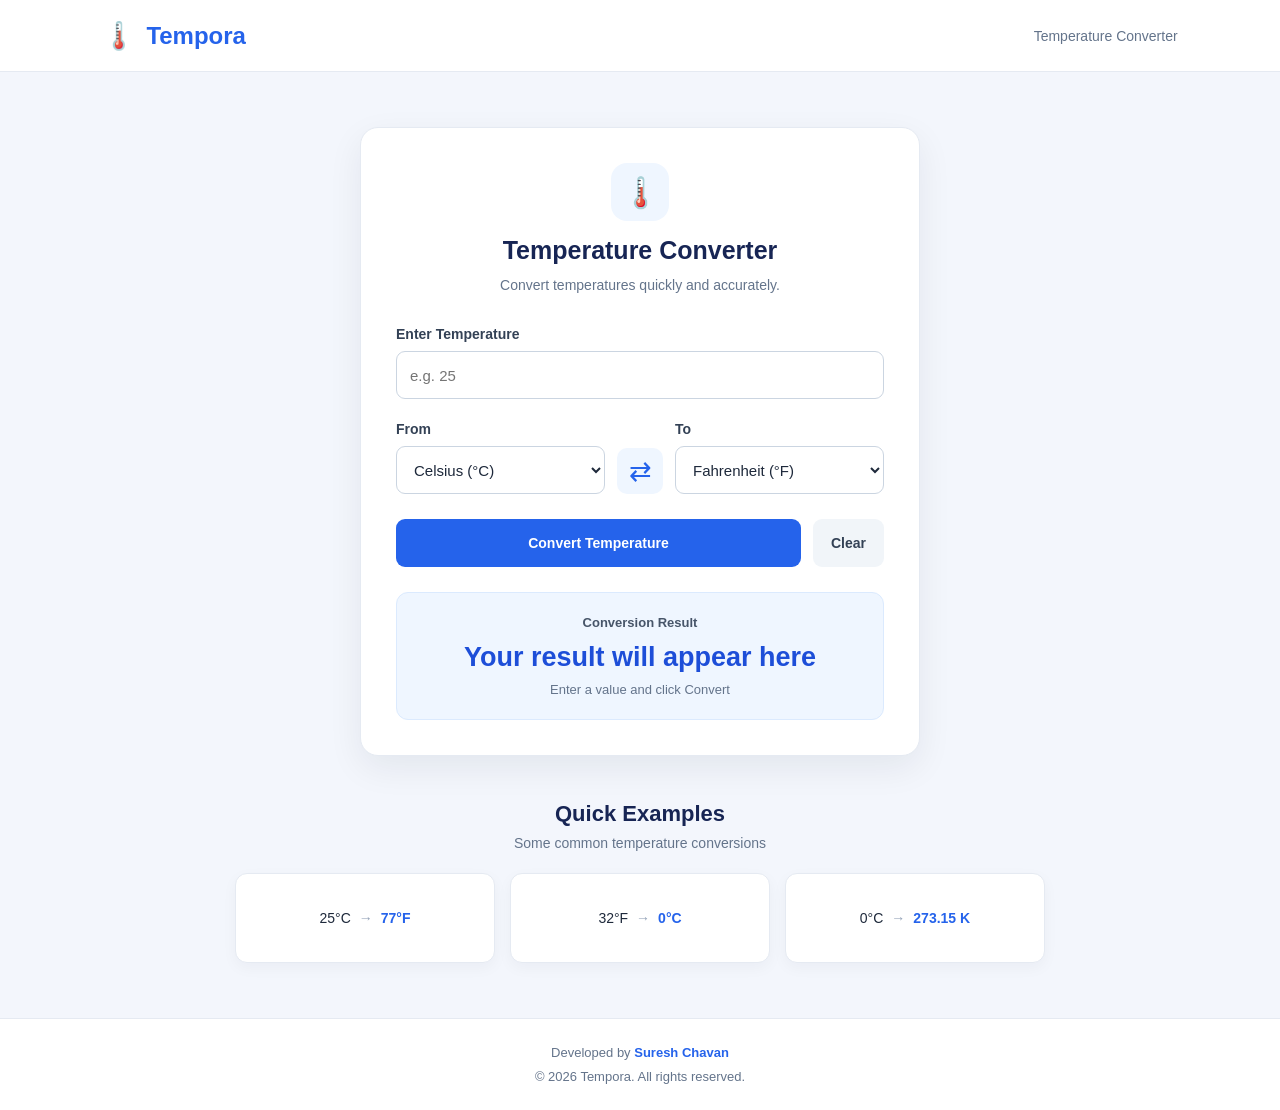
<file: Level-1/Task-3-Temperature-Converter/index.html>
<!DOCTYPE html>
<html lang="en">
<head>
    <meta charset="UTF-8">
    <meta name="viewport" content="width=device-width, initial-scale=1.0">
    <meta name="description" content="Tempora is a simple temperature converter for Celsius, Fahrenheit and Kelvin.">
    <title>Tempora | Temperature Converter</title>
    <link rel="stylesheet" href="style.css">
</head>
<body>

    <header class="header">
        <a href="#" class="logo">
            <span class="logo-icon">🌡️</span>
            <span>Tempora</span>
        </a>
        <span class="header-label">Temperature Converter</span>
    </header>

    <main class="container">
        <section class="converter-card">
            <div class="card-heading">
                <div class="heading-icon">🌡️</div>
                <h1>Temperature Converter</h1>
                <p>Convert temperatures quickly and accurately.</p>
            </div>

            <form id="converterForm" novalidate>
                <div class="input-group">
                    <label for="temperature">Enter Temperature</label>
                    <input
                        type="number"
                        id="temperature"
                        placeholder="e.g. 25"
                        step="any"
                        autocomplete="off"
                    >
                </div>

                <div class="units-row">
                    <div class="input-group">
                        <label for="fromUnit">From</label>
                        <select id="fromUnit">
                            <option value="C">Celsius (°C)</option>
                            <option value="F">Fahrenheit (°F)</option>
                            <option value="K">Kelvin (K)</option>
                        </select>
                    </div>

                    <button
                        type="button"
                        id="swapBtn"
                        class="swap-btn"
                        aria-label="Swap temperature units"
                        title="Swap units"
                    >⇄</button>

                    <div class="input-group">
                        <label for="toUnit">To</label>
                        <select id="toUnit">
                            <option value="F" selected>Fahrenheit (°F)</option>
                            <option value="C">Celsius (°C)</option>
                            <option value="K">Kelvin (K)</option>
                        </select>
                    </div>
                </div>

                <div class="button-row">
                    <button type="submit" class="convert-btn">
                        Convert Temperature
                    </button>
                    <button type="button" id="clearBtn" class="clear-btn">
                        Clear
                    </button>
                </div>
            </form>

            <div id="message" class="message" role="alert" aria-live="polite"></div>

            <div class="result-box" id="resultBox" aria-live="polite">
                <span class="result-label">Conversion Result</span>
                <p id="resultValue">Your result will appear here</p>
                <span id="resultDescription" class="result-description">
                    Enter a value and click Convert
                </span>
            </div>
        </section>

        <section class="examples-section">
            <h2>Quick Examples</h2>
            <p class="examples-subtitle">Some common temperature conversions</p>

            <div class="examples-grid">
                <div class="example-card">
                    <span>25°C</span>
                    <span class="example-arrow">→</span>
                    <strong>77°F</strong>
                </div>
                <div class="example-card">
                    <span>32°F</span>
                    <span class="example-arrow">→</span>
                    <strong>0°C</strong>
                </div>
                <div class="example-card">
                    <span>0°C</span>
                    <span class="example-arrow">→</span>
                    <strong>273.15 K</strong>
                </div>
            </div>
        </section>
    </main>

    <footer class="footer">
        <p>Developed by <strong>Suresh Chavan</strong></p>
        <p>© <span id="currentYear"></span> Tempora. All rights reserved.</p>
    </footer>

    <script src="script.js"></script>
</body>
</html>
</file>
<file: Level-1/Task-3-Temperature-Converter/style.css>
/* General Reset */
* {
    margin: 0;
    padding: 0;
    box-sizing: border-box;
}

body {
    min-height: 100vh;
    display: flex;
    flex-direction: column;
    font-family: Arial, Helvetica, sans-serif;
    background: #f3f6fc;
    color: #1e293b;
}

/* Header */
.header {
    width: 100%;
    min-height: 72px;
    padding: 15px 8%;
    display: flex;
    align-items: center;
    justify-content: space-between;
    background: #ffffff;
    border-bottom: 1px solid #e5eaf2;
}

.logo {
    display: flex;
    align-items: center;
    gap: 10px;
    color: #2563eb;
    font-size: 24px;
    font-weight: 700;
    text-decoration: none;
}

.logo-icon {
    font-size: 27px;
}

.header-label {
    color: #64748b;
    font-size: 14px;
}

/* Main Layout */
.container {
    width: 100%;
    max-width: 850px;
    margin: 55px auto;
    padding: 0 20px;
    flex: 1;
}

/* Converter Card */
.converter-card {
    max-width: 560px;
    margin: 0 auto;
    padding: 35px;
    background: #ffffff;
    border: 1px solid #e5eaf2;
    border-radius: 18px;
    box-shadow: 0 12px 35px rgba(15, 23, 42, 0.07);
}

.card-heading {
    text-align: center;
    margin-bottom: 30px;
}

.heading-icon {
    width: 58px;
    height: 58px;
    margin: 0 auto 15px;
    display: flex;
    align-items: center;
    justify-content: center;
    background: #eff6ff;
    border-radius: 16px;
    font-size: 30px;
}

.card-heading h1 {
    margin-bottom: 9px;
    color: #172554;
    font-size: 25px;
}

.card-heading p {
    color: #64748b;
    font-size: 14px;
    line-height: 1.6;
}

/* Input Fields */
.input-group {
    display: flex;
    flex-direction: column;
    gap: 9px;
    width: 100%;
}

.input-group label {
    color: #334155;
    font-size: 14px;
    font-weight: 600;
}

.input-group input,
.input-group select {
    width: 100%;
    height: 48px;
    padding: 0 13px;
    border: 1px solid #cbd5e1;
    border-radius: 9px;
    outline: none;
    background: #ffffff;
    color: #1e293b;
    font-size: 15px;
    transition: border-color 0.2s, box-shadow 0.2s;
}

.input-group input:focus,
.input-group select:focus {
    border-color: #2563eb;
    box-shadow: 0 0 0 3px rgba(37, 99, 235, 0.12);
}

/* Unit Selection */
.units-row {
    display: flex;
    align-items: flex-end;
    gap: 12px;
    margin-top: 22px;
}

.swap-btn {
    width: 46px;
    height: 46px;
    flex-shrink: 0;
    border: none;
    border-radius: 10px;
    background: #eff6ff;
    color: #2563eb;
    font-size: 27px;
    cursor: pointer;
    transition: background 0.2s, transform 0.2s;
}

.swap-btn:hover {
    background: #dbeafe;
    transform: rotate(180deg);
}

/* Buttons */
.button-row {
    display: flex;
    gap: 12px;
    margin-top: 25px;
}

.convert-btn,
.clear-btn {
    min-height: 48px;
    padding: 0 18px;
    border: none;
    border-radius: 9px;
    font-size: 14px;
    font-weight: 600;
    cursor: pointer;
    transition: background 0.2s, transform 0.2s;
}

.convert-btn {
    flex: 1;
    background: #2563eb;
    color: #ffffff;
}

.convert-btn:hover {
    background: #1d4ed8;
    transform: translateY(-1px);
}

.clear-btn {
    background: #f1f5f9;
    color: #334155;
}

.clear-btn:hover {
    background: #e2e8f0;
}

/* Messages */
.message {
    display: none;
    margin-top: 16px;
    padding: 11px 13px;
    border-radius: 8px;
    font-size: 13px;
    line-height: 1.5;
}

.message.error {
    display: block;
    color: #b91c1c;
    background: #fef2f2;
    border: 1px solid #fecaca;
}

/* Result */
.result-box {
    margin-top: 25px;
    padding: 22px 15px;
    text-align: center;
    background: #eff6ff;
    border: 1px solid #dbeafe;
    border-radius: 12px;
}

.result-label {
    display: block;
    margin-bottom: 12px;
    color: #475569;
    font-size: 13px;
    font-weight: 600;
}

.result-box p {
    color: #1d4ed8;
    font-size: 27px;
    font-weight: 700;
    overflow-wrap: anywhere;
}

.result-description {
    display: block;
    margin-top: 9px;
    color: #64748b;
    font-size: 13px;
}

/* Quick Examples */
.examples-section {
    margin-top: 45px;
    text-align: center;
}

.examples-section h2 {
    margin-bottom: 8px;
    color: #172554;
    font-size: 22px;
}

.examples-subtitle {
    margin-bottom: 22px;
    color: #64748b;
    font-size: 14px;
}

.examples-grid {
    display: grid;
    grid-template-columns: repeat(3, 1fr);
    gap: 15px;
}

.example-card {
    min-height: 90px;
    padding: 18px 10px;
    display: flex;
    align-items: center;
    justify-content: center;
    flex-wrap: wrap;
    gap: 8px;
    background: #ffffff;
    border: 1px solid #e5eaf2;
    border-radius: 12px;
    box-shadow: 0 5px 15px rgba(15, 23, 42, 0.04);
    font-size: 14px;
}

.example-card strong {
    color: #2563eb;
}

.example-arrow {
    color: #94a3b8;
}

/* Footer */
.footer {
    padding: 22px 15px;
    text-align: center;
    background: #ffffff;
    border-top: 1px solid #e5eaf2;
    color: #64748b;
    font-size: 13px;
    line-height: 1.8;
}

.footer strong {
    color: #2563eb;
}

/* Responsive Design */
@media (max-width: 600px) {
    .header {
        padding: 14px 5%;
    }

    .logo {
        font-size: 21px;
    }

    .header-label {
        font-size: 12px;
    }

    .container {
        margin: 30px auto;
        padding: 0 14px;
    }

    .converter-card {
        padding: 24px 18px;
    }

    .card-heading h1 {
        font-size: 22px;
    }

    .units-row {
        gap: 8px;
    }

    .swap-btn {
        width: 39px;
        height: 44px;
        font-size: 23px;
    }

    .input-group select {
        padding: 0 7px;
        font-size: 12px;
    }

    .button-row {
        flex-direction: column;
    }

    .convert-btn,
    .clear-btn {
        width: 100%;
    }

    .examples-grid {
        grid-template-columns: 1fr;
        gap: 10px;
    }

    .example-card {
        min-height: 65px;
    }

    .result-box p {
        font-size: 23px;
    }
}

@media (prefers-reduced-motion: reduce) {
    *,
    *::before,
    *::after {
        scroll-behavior: auto !important;
        transition-duration: 0.01ms !important;
    }
}
</file>
